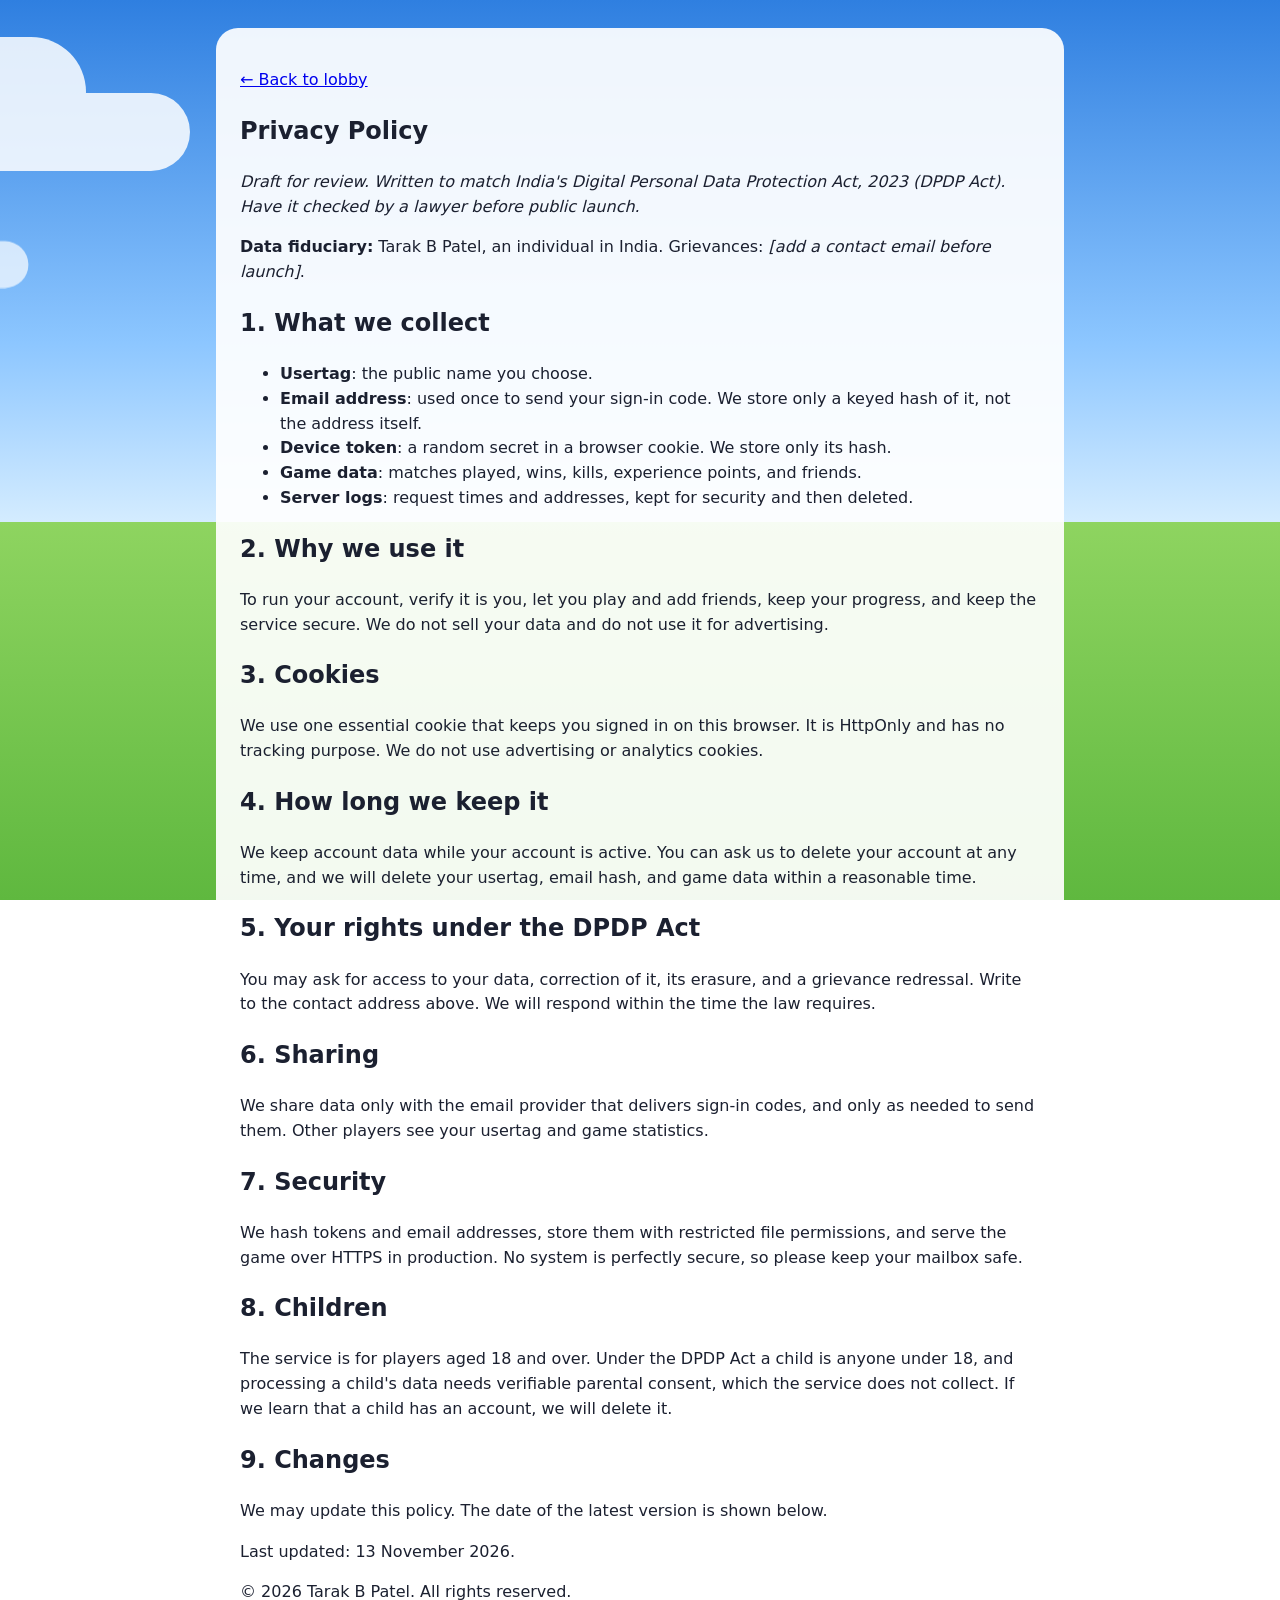
<file: templates/privacy.html>
<!doctype html>
<html>
<head><meta charset="utf-8"><meta name="viewport" content="width=device-width, initial-scale=1"><title>Privacy Policy · Arena Royale</title><link rel="stylesheet" href="/static/lobby.css"></head>
<body>
<main>
<article class="legal">
<p><a href="/">← Back to lobby</a></p>
<h1>Privacy Policy</h1>
<p><em>Draft for review. Written to match India's Digital Personal Data Protection Act, 2023 (DPDP
Act). Have it checked by a lawyer before public launch.</em></p>
<p><strong>Data fiduciary:</strong> Tarak B Patel, an individual in India.
Grievances: <em>[add a contact email before launch]</em>.</p>

<h2>1. What we collect</h2>
<ul>
  <li><strong>Usertag</strong>: the public name you choose.</li>
  <li><strong>Email address</strong>: used once to send your sign-in code. We store only a
  keyed hash of it, not the address itself.</li>
  <li><strong>Device token</strong>: a random secret in a browser cookie. We store only its hash.</li>
  <li><strong>Game data</strong>: matches played, wins, kills, experience points, and friends.</li>
  <li><strong>Server logs</strong>: request times and addresses, kept for security and then deleted.</li>
</ul>

<h2>2. Why we use it</h2>
<p>To run your account, verify it is you, let you play and add friends, keep your progress, and
keep the service secure. We do not sell your data and do not use it for advertising.</p>

<h2>3. Cookies</h2>
<p>We use one essential cookie that keeps you signed in on this browser. It is HttpOnly and
has no tracking purpose. We do not use advertising or analytics cookies.</p>

<h2>4. How long we keep it</h2>
<p>We keep account data while your account is active. You can ask us to delete your account at
any time, and we will delete your usertag, email hash, and game data within a reasonable time.</p>

<h2>5. Your rights under the DPDP Act</h2>
<p>You may ask for access to your data, correction of it, its erasure, and a grievance
redressal. Write to the contact address above. We will respond within the time the law requires.</p>

<h2>6. Sharing</h2>
<p>We share data only with the email provider that delivers sign-in codes, and only as needed to
send them. Other players see your usertag and game statistics.</p>

<h2>7. Security</h2>
<p>We hash tokens and email addresses, store them with restricted file permissions, and serve the
game over HTTPS in production. No system is perfectly secure, so please keep your mailbox safe.</p>

<h2>8. Children</h2>
<p>The service is for players aged 18 and over. Under the DPDP Act a child is anyone under 18,
and processing a child's data needs verifiable parental consent, which the service does not
collect. If we learn that a child has an account, we will delete it.</p>

<h2>9. Changes</h2>
<p>We may update this policy. The date of the latest version is shown below.</p>
<p>Last updated: 13 November 2026.</p>
<p>&copy; 2026 Tarak B Patel. All rights reserved.</p>
</article>
</main>
</body>
</html>
</file>
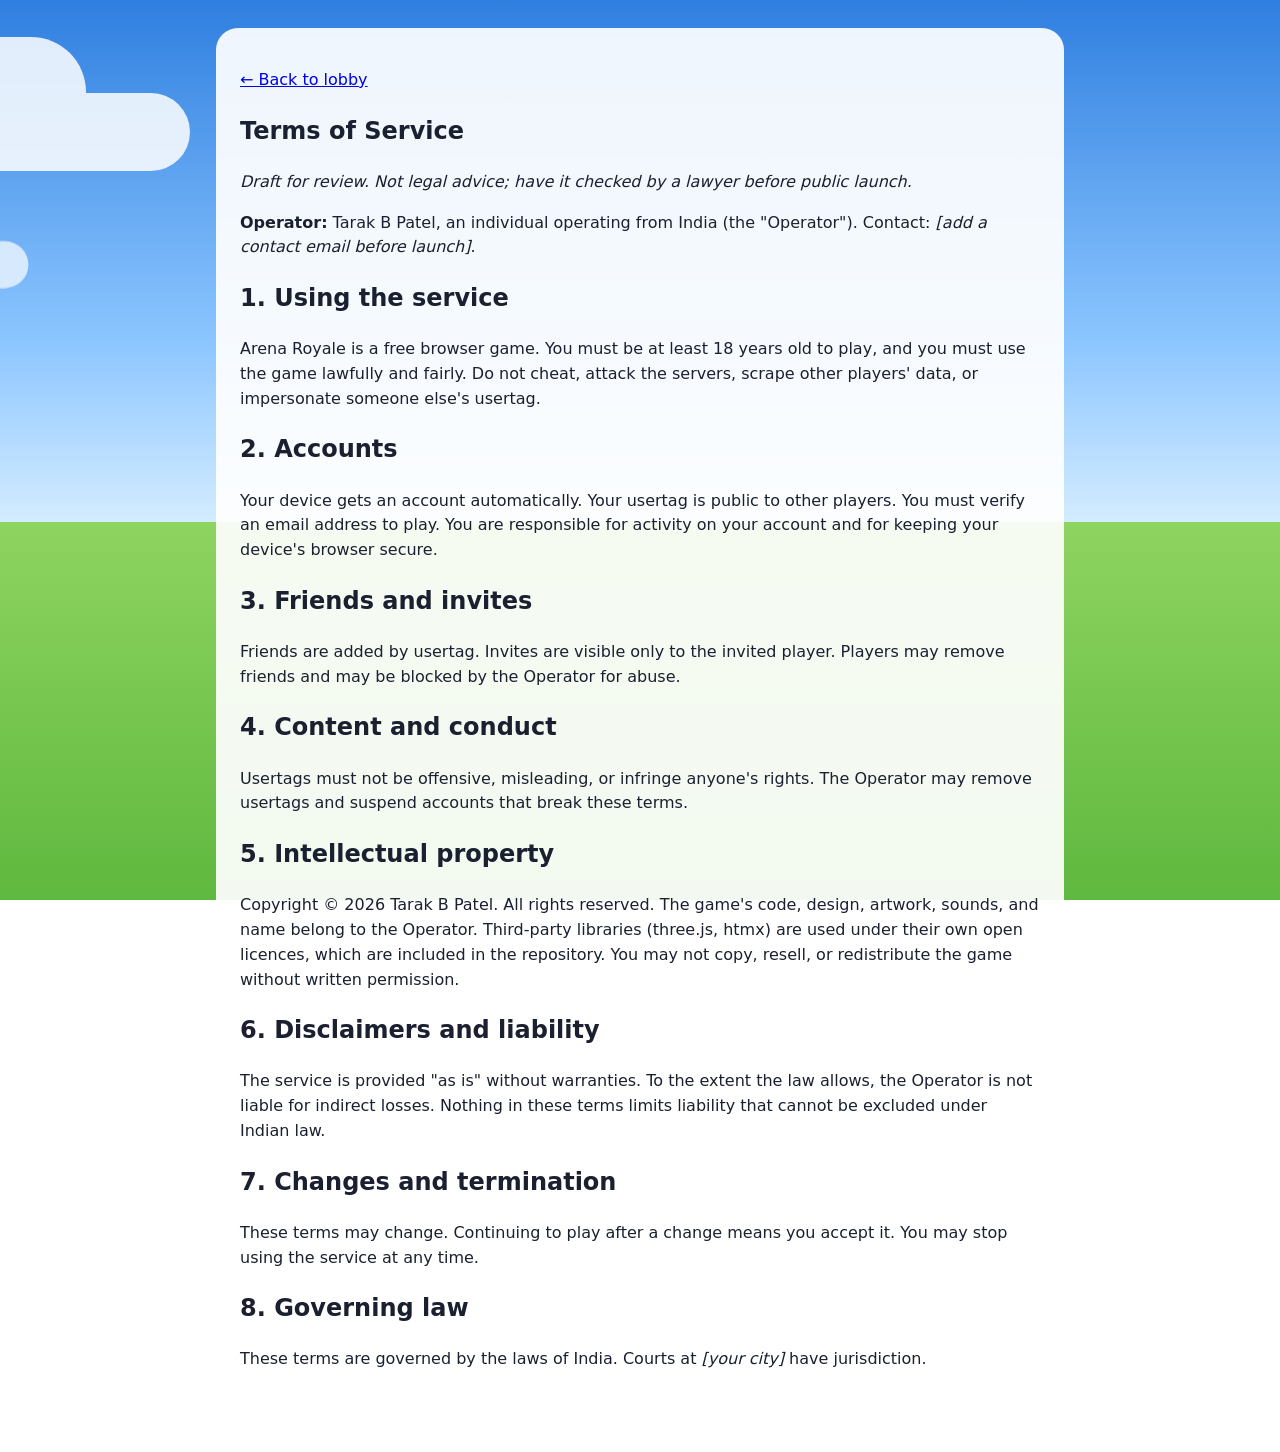
<file: templates/terms.html>
<!doctype html>
<html>
<head><meta charset="utf-8"><meta name="viewport" content="width=device-width, initial-scale=1"><title>Terms of Service · Arena Royale</title><link rel="stylesheet" href="/static/lobby.css"></head>
<body>
<main>
<article class="legal">
<p><a href="/">← Back to lobby</a></p>
<h1>Terms of Service</h1>
<p><em>Draft for review. Not legal advice; have it checked by a lawyer before public launch.</em></p>
<p><strong>Operator:</strong> Tarak B Patel, an individual operating from India (the "Operator").
Contact: <em>[add a contact email before launch]</em>.</p>

<h2>1. Using the service</h2>
<p>Arena Royale is a free browser game. You must be at least 18 years old to play, and you must
use the game lawfully and fairly. Do not cheat, attack the servers, scrape other players' data,
or impersonate someone else's usertag.</p>

<h2>2. Accounts</h2>
<p>Your device gets an account automatically. Your usertag is public to other players. You
must verify an email address to play. You are responsible for activity on your account and for
keeping your device's browser secure.</p>

<h2>3. Friends and invites</h2>
<p>Friends are added by usertag. Invites are visible only to the invited player. Players may
remove friends and may be blocked by the Operator for abuse.</p>

<h2>4. Content and conduct</h2>
<p>Usertags must not be offensive, misleading, or infringe anyone's rights. The Operator may
remove usertags and suspend accounts that break these terms.</p>

<h2>5. Intellectual property</h2>
<p>Copyright &copy; 2026 Tarak B Patel. All rights reserved. The game's code, design, artwork,
sounds, and name belong to the Operator. Third-party libraries (three.js, htmx) are used under
their own open licences, which are included in the repository. You may not copy, resell, or
redistribute the game without written permission.</p>

<h2>6. Disclaimers and liability</h2>
<p>The service is provided "as is" without warranties. To the extent the law allows, the
Operator is not liable for indirect losses. Nothing in these terms limits liability that cannot
be excluded under Indian law.</p>

<h2>7. Changes and termination</h2>
<p>These terms may change. Continuing to play after a change means you accept it. You may stop
using the service at any time.</p>

<h2>8. Governing law</h2>
<p>These terms are governed by the laws of India. Courts at <em>[your city]</em> have jurisdiction.</p>
</article>
</main>
</body>
</html>
</file>
<file: static/lobby.css>
:root { --ink: #1b2030; --card: rgba(255,255,255,0.92); --accent: #ffd54f; --go: #46c96b; --blue: #3f7fe0; }
* { box-sizing: border-box; }
html, body { margin: 0; min-height: 100%; }
body {
  font-family: ui-rounded, "SF Pro Rounded", system-ui, -apple-system, "Segoe UI", sans-serif;
  color: var(--ink);
  background: linear-gradient(180deg, #2f7fe0 0%, #8cc6ff 38%, #d4ecff 58%, #8ed460 58%, #5fb83f 100%) fixed;
}
/* Soft clouds drifting behind the cards. */
body::before, body::after {
  content: ""; position: fixed; top: 9%; left: -30%; width: 340px; height: 90px; border-radius: 999px; z-index: 0;
  background: #fff; opacity: 0.85; box-shadow: 120px -34px 0 10px #fff, 240px 6px 0 -6px #fff;
  animation: drift 70s linear infinite;
}
body::after { top: 24%; transform: scale(0.6); opacity: 0.7; animation-duration: 110s; animation-delay: -40s; }
@keyframes drift { to { left: 120%; } }
@media (prefers-reduced-motion: reduce) { body::before, body::after { animation: none; left: 12%; } }

main { position: relative; z-index: 1; max-width: 880px; margin: 0 auto; padding: 28px 16px 40px; }
header.brand { text-align: center; color: #fff; margin-bottom: 22px; }
header.brand h1 { margin: 0; font-size: clamp(38px, 9vw, 64px); font-weight: 900; letter-spacing: 1px;
  text-shadow: 0 4px 0 #1f4f9e, 0 10px 24px rgba(0,0,0,0.25); }
header.brand p { margin: 6px 0 0; font-weight: 700; opacity: 0.95; }

.card { background: var(--card); border-radius: 22px; padding: 20px; margin-bottom: 16px;
  box-shadow: 0 8px 0 rgba(27,32,48,0.12), 0 18px 40px rgba(27,32,48,0.18); }
.card h2 { margin: 0 0 12px; font-size: 20px; font-weight: 900; }
.grid { display: grid; gap: 16px; grid-template-columns: repeat(auto-fit, minmax(260px, 1fr)); }

.profile { display: flex; gap: 16px; align-items: center; flex-wrap: wrap; }
.avatar { width: 68px; height: 68px; border-radius: 20px; background: var(--blue); color: #fff; display: grid; place-items: center;
  font-size: 32px; font-weight: 900; box-shadow: inset 0 -6px 0 rgba(0,0,0,0.18); }
.profile .who { flex: 1; min-width: 180px; }
.profile .tag { font-size: 24px; font-weight: 900; }
.level { display: inline-block; background: var(--accent); border-radius: 999px; padding: 2px 12px; font-weight: 900; margin-left: 8px; font-size: 14px; }
.xp { height: 14px; border-radius: 999px; background: #dfe5f0; overflow: hidden; margin: 8px 0 4px; }
.xp > i { display: block; height: 100%; background: linear-gradient(90deg, #46c96b, #9be06a); border-radius: 999px; }
.small { font-size: 13px; opacity: 0.75; font-weight: 600; }
.stats { display: flex; gap: 18px; font-weight: 800; }
.stats b { display: block; font-size: 22px; }

button, .btn { font: inherit; font-weight: 900; border: 0; border-radius: 16px; padding: 12px 20px; cursor: pointer; color: var(--ink);
  background: var(--accent); box-shadow: 0 5px 0 rgba(0,0,0,0.2); transition: transform 0.08s, box-shadow 0.08s; }
button:active { transform: translateY(4px); box-shadow: 0 1px 0 rgba(0,0,0,0.2); }
button.go { background: var(--go); color: #fff; font-size: 22px; padding: 16px 30px; }
button.ghost { background: #e8edf7; }
.actions { display: flex; gap: 12px; flex-wrap: wrap; margin-top: 16px; }

input { font: inherit; font-weight: 700; padding: 11px 14px; border-radius: 14px; border: 2px solid #cfd8ea; background: #fff; min-width: 0; flex: 1; }
input:focus { outline: 3px solid rgba(63,127,224,0.35); border-color: var(--blue); }
form.row { display: flex; gap: 10px; flex-wrap: wrap; margin-top: 10px; }
label { font-weight: 800; display: block; margin-bottom: 6px; }

.row-item { display: flex; align-items: center; justify-content: space-between; gap: 10px; padding: 10px 12px; border-radius: 14px; background: #f1f5fc; margin-bottom: 8px; font-weight: 800; }
.pill { font-size: 12px; border-radius: 999px; padding: 3px 10px; background: #dfe5f0; }
.pill.live { background: #ffe0e0; color: #b3261e; }
.pill.open { background: #dcf5e3; color: #1c7a3a; }
.row-item button { padding: 8px 16px; border-radius: 12px; box-shadow: 0 3px 0 rgba(0,0,0,0.2); }
.empty { opacity: 0.7; font-weight: 700; margin: 4px 0; }
.status { font-weight: 800; min-height: 1.2em; margin-top: 8px; color: #1c7a3a; }
.status.err { color: #b3261e; }
ul.friends { list-style: none; margin: 0; padding: 0; }
ul.friends li { padding: 9px 12px; border-radius: 14px; background: #f1f5fc; margin-bottom: 8px; font-weight: 800; }
ul.friends li::before { content: "★ "; color: #f0a500; }

footer { text-align: center; color: #fff; font-weight: 700; text-shadow: 0 1px 3px rgba(0,0,0,0.35); margin-top: 8px; }
footer a { color: #fff; }
article.legal { background: var(--card); border-radius: 22px; padding: 24px; line-height: 1.55; }
select { font: inherit; font-weight: 700; padding: 10px 12px; border-radius: 14px; border: 2px solid #cfd8ea; background: #fff; width: 100%; margin-top: 4px; }
.fields { display: grid; grid-template-columns: 1fr 1fr; gap: 10px; }
label.check { display: flex; align-items: center; gap: 8px; font-weight: 700; margin: 10px 0; }
label.check input { flex: none; width: 20px; height: 20px; padding: 0; }
.row-item.me { background: #fff4c7; }
.rank { display: inline-block; min-width: 34px; color: #5b6478; }
.pill.trophy { background: #fff1c2; color: #7a5200; font-size: 14px; }
.lookrow { display: flex; gap: 16px; align-items: center; margin-bottom: 12px; }
.lookrow .fields { flex: 1; }
.preview { --hair: #3b2a20; --skin: #ffd2ae; --shirt: #e5483f; position: relative; width: 84px; height: 132px; flex: none; }
.preview i { position: absolute; left: 50%; transform: translateX(-50%); display: block; }
.preview .face { top: 22px; width: 64px; height: 58px; border-radius: 16px; background: var(--skin);
  box-shadow: inset -14px -8px 0 -8px rgba(0,0,0,0.08); }
.preview .face::before, .preview .face::after { content: ""; position: absolute; top: 20px; width: 12px; height: 16px; border-radius: 50%;
  background: radial-gradient(circle at 60% 60%, #1c1c24 0 45%, #fff 46%); }
.preview .face::before { left: 12px; } .preview .face::after { right: 12px; }
.preview .hair { top: 14px; width: 68px; height: 24px; border-radius: 14px 14px 6px 6px; background: var(--hair); z-index: 1; }
.preview .shirt { top: 84px; width: 56px; height: 46px; border-radius: 12px; background: var(--shirt); }
.preview .hat { z-index: 2; display: none; }
.preview[data-hat="1"] .hat { display: block; top: 6px; width: 72px; height: 20px; border-radius: 12px 12px 4px 4px; background: #2f6fd6; box-shadow: 22px 12px 0 -6px #2f6fd6; }
.preview[data-hat="2"] .hat { display: block; top: 26px; width: 68px; height: 9px; background: #e5483f; z-index: 3; }
.preview[data-hat="3"] .hat { display: block; top: -2px; width: 56px; height: 22px; background: #f5c518;
  clip-path: polygon(0 100%, 0 20%, 20% 60%, 35% 0, 50% 60%, 65% 0, 80% 60%, 100% 20%, 100% 100%); }
.preview[data-hat="4"] .hat { display: block; top: -2px; width: 60px; height: 14px; border-radius: 50%; border: 5px solid #ffe873; box-shadow: 0 0 12px #ffe873; }

.lookrow .fields { grid-template-columns: 1fr; gap: 6px; }
.lookrow label { display: grid; grid-template-columns: 52px 1fr; align-items: center; margin: 0; }
.lookrow select { margin-top: 0; padding: 7px 10px; }
.row-item .small { white-space: nowrap; }
.pill.trophy { white-space: nowrap; }
button.mini { padding: 5px 12px; border-radius: 10px; font-size: 13px; background: #e8edf7; box-shadow: 0 2px 0 rgba(0,0,0,0.18); }
ul.friends li { display: flex; align-items: center; justify-content: space-between; gap: 8px; }
form .row { display: flex; gap: 10px; flex-wrap: wrap; margin-top: 8px; }
form .row select { width: auto; flex: 1; margin-top: 0; }


/* Friend presence */
.presence { font-size: 12px; font-weight: 700; margin-left: 6px; }
.presence.on { color: #1a8f3a; }
.presence.busy { color: #b07100; }
.presence.off { color: #7a8699; }
</file>
